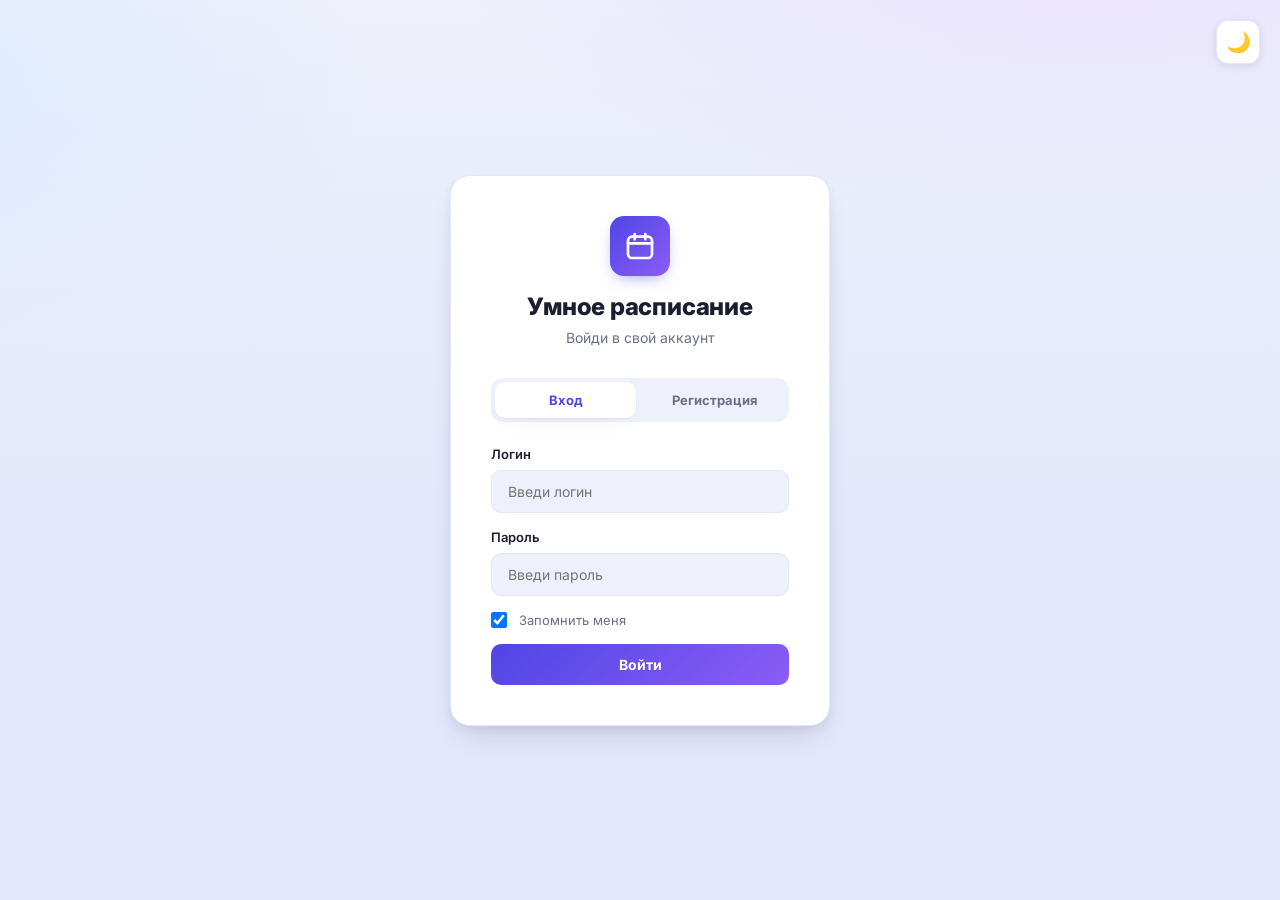
<file: index.html>
<!DOCTYPE html>
<html lang="ru">
<head>
  <meta charset="UTF-8">
  <meta name="viewport" content="width=device-width, initial-scale=1.0">
  <title>Перенаправление...</title>
  <script>
    // Проверяем если пользователь уже авторизован
    const user = sessionStorage.getItem('current-user') || localStorage.getItem('current-user');
    if (user) {
      const userData = JSON.parse(user);
      if (userData.isAdmin) {
        window.location.href = 'admin.html';
      } else {
        window.location.href = 'app.html';
      }
    } else {
      window.location.href = 'login.html';
    }
  </script>
</head>
<body>
  <p>Загружаем приложение...</p>
</body>
</html>
</file>
<file: style.css>
:root{
  --bg-1:#EEF0FB;
  --bg-2:#E3E7FB;
  --surface:#FFFFFF;
  --border:#E4E7F5;
  --ink:#1B1E2E;
  --ink-soft:#6B7086;
  --ink-faint:#9CA0B4;
  --primary:#4F46E5;
  --primary-light:#EEF0FF;
  --primary-dark:#3730A3;
  --accent:#F9734F;
  --accent-light:#FFEEE8;
  --success:#1FAE6B;
  --success-light:#E7F9EF;
  --warning:#E8A317;
  --warning-light:#FFF6E0;
  --danger:#E23D48;
  --danger-light:#FDE8E9;
  --dark-1:#15172B;
  --dark-2:#2C2F63;
  --radius-lg:20px;
  --radius-md:14px;
  --radius-sm:10px;
  --shadow-soft:0 1px 2px rgba(20,22,50,0.04), 0 8px 24px -12px rgba(20,22,50,0.12);
  --shadow-hover:0 4px 10px rgba(20,22,50,0.06), 0 16px 32px -14px rgba(20,22,50,0.18);
}

[data-theme="dark"]{
  --bg-1:#0F1419;
  --bg-2:#1A1F2E;
  --surface:#1E2330;
  --border:#2C3142;
  --ink:#F5F7FA;
  --ink-soft:#A8B0C0;
  --ink-faint:#7A8296;
  --primary:#6B5FFF;
  --primary-light:#2A2550;
  --primary-dark:#8B7FFF;
  --accent:#FF8A65;
  --accent-light:#4A2A20;
  --success:#2FD68B;
  --success-light:#1F4A35;
  --warning:#F0B944;
  --warning-light:#3D3115;
  --danger:#FF6B76;
  --danger-light:#3D1F22;
  --dark-1:#05060F;
  --dark-2:#0F1419;
  --shadow-soft:0 1px 2px rgba(0,0,0,0.3), 0 8px 24px -12px rgba(0,0,0,0.5);
  --shadow-hover:0 4px 10px rgba(0,0,0,0.4), 0 16px 32px -14px rgba(0,0,0,0.6);
}

*{box-sizing:border-box;}

body{
  margin:0;
  min-height:100vh;
  background:
    radial-gradient(1100px 500px at 85% -10%, #E9E1FF 0%, transparent 60%),
    radial-gradient(900px 500px at -10% 10%, #DCEBFF 0%, transparent 55%),
    linear-gradient(180deg, var(--bg-1), var(--bg-2) 60%);
  background-attachment:fixed;
  color:var(--ink);
  font-family:'Inter',sans-serif;
  -webkit-font-smoothing:antialiased;
  transition:background 0.3s ease, color 0.3s ease;
}

[data-theme="dark"] body{
  background:
    radial-gradient(1100px 500px at 85% -10%, #2A2555 0%, transparent 60%),
    radial-gradient(900px 500px at -10% 10%, #1C2A5C 0%, transparent 55%),
    linear-gradient(180deg, var(--bg-1), var(--bg-2) 60%);
}

h1,h2,h3,.num{font-family:'Manrope',sans-serif;}

.wrap{
  max-width:980px;
  margin:0 auto;
  padding:32px 20px 90px;
}

/* animations */
@keyframes fadeInUp{
  from{ opacity:0; transform:translateY(10px); }
  to{ opacity:1; transform:translateY(0); }
}
@keyframes popIn{
  0%{ transform:scale(0.85); opacity:0; }
  100%{ transform:scale(1); opacity:1; }
}
@keyframes pulseDot{
  0%,100%{ box-shadow:0 0 0 0 rgba(31,174,107,0.5); }
  50%{ box-shadow:0 0 0 6px rgba(31,174,107,0); }
}
.card, .hw-card, .status-bar{ animation:fadeInUp 0.35s ease both; }
.hw-card{ animation-name: popIn, fadeInUp; }
.day-tab, .reset-btn, .add-lesson-btn, .add-hw-card button, .theme-btn, .admin-btn, .sidebar-action-btn, .notif-btn{
  transition:all .15s ease;
}

/* loading */
.loading{
  min-height:60vh;
  display:flex;
  flex-direction:column;
  align-items:center;
  justify-content:center;
  gap:14px;
  color:var(--ink-soft);
  font-size:14px;
}
.spinner{
  width:28px;height:28px;
  border-radius:50%;
  border:3px solid var(--border);
  border-top-color:var(--primary);
  animation:spin 0.8s linear infinite;
}
@keyframes spin{ to{ transform:rotate(360deg); } }

/* header */
header{
  display:flex;
  align-items:center;
  justify-content:space-between;
  gap:14px;
  margin-bottom:20px;
  flex-wrap:wrap;
}
.brand{ display:flex; align-items:center; gap:12px; }
.brand .mark{
  width:42px;height:42px;
  border-radius:12px;
  background:linear-gradient(135deg, var(--primary), #8B5CF6);
  display:flex;align-items:center;justify-content:center;
  box-shadow:0 6px 16px -6px rgba(79,70,229,0.55);
  flex-shrink:0;
}
.brand .mark svg{width:22px;height:22px;}
.brand h1{ font-size:21px; font-weight:800; margin:0; letter-spacing:-0.01em; }
.brand p{ margin:1px 0 0; color:var(--ink-soft); font-size:13px; }

.header-actions{ display:flex; align-items:center; gap:10px; flex-wrap:wrap; }

.admin-chip{
  display:flex; align-items:center; gap:6px;
  background:var(--accent-light); color:var(--accent);
  font-size:12px; font-weight:700;
  padding:6px 12px; border-radius:100px;
}
.admin-chip button{
  background:none;border:none;color:inherit;cursor:pointer;
  font-size:12px;font-weight:700;text-decoration:underline;padding:0;
  font-family:'Inter',sans-serif;
}
.login-btn{
  background:var(--surface);
  border:1px solid var(--border);
  color:var(--ink-soft);
  font-size:13px; font-weight:600;
  padding:9px 14px; border-radius:100px; cursor:pointer;
  display:flex; align-items:center; gap:6px;
  font-family:'Inter',sans-serif;
}
.login-btn:hover{ border-color:var(--primary); color:var(--primary); }
.login-btn svg{width:14px;height:14px;}

.reset-btn{
  background:var(--surface); border:1px solid var(--border); color:var(--ink-soft);
  font-family:'Inter',sans-serif; font-size:13px; font-weight:500;
  padding:9px 16px; border-radius:100px; cursor:pointer;
  display:flex;align-items:center;gap:6px;
}
.reset-btn:hover{border-color:var(--accent);color:var(--accent);box-shadow:var(--shadow-soft);}

.profile-btn{
  width:42px;height:42px; border-radius:100%;
  background:linear-gradient(135deg, var(--primary), #8B5CF6);
  border:none; color:white; cursor:pointer;
  display:flex;align-items:center;justify-content:center;
  box-shadow:0 2px 8px rgba(79,70,229,0.3);
}
.profile-btn:hover{ transform:scale(1.05); }
.profile-btn svg{width:20px;height:20px;}

/* live status bar */
.status-bar{
  display:flex; align-items:center; gap:16px;
  background:var(--surface); border:1px solid var(--border);
  border-radius:var(--radius-lg); padding:16px 22px;
  box-shadow:var(--shadow-soft); margin-bottom:16px;
}
.status-dot{
  width:12px;height:12px;border-radius:50%;flex-shrink:0;
  background:var(--ink-faint);
}
.status-dot.live{ background:var(--success); animation:pulseDot 1.6s infinite; }
.status-dot.break{ background:var(--warning); }
.status-info{ flex:1; min-width:0; }
.status-label{ font-size:12px; color:var(--ink-soft); font-weight:600; margin-bottom:2px; }
.status-main{ font-size:16px; font-weight:700; }
.status-time{
  font-family:'Manrope',sans-serif; font-weight:800; font-size:22px;
  font-variant-numeric:tabular-nums; color:var(--primary); flex-shrink:0;
}
.status-progress{
  width:100%; height:5px; background:var(--border); border-radius:10px;
  margin-top:8px; overflow:hidden;
}
.status-progress-fill{
  height:100%; background:linear-gradient(90deg, var(--primary), #8B5CF6);
  border-radius:10px; transition:width 1s linear;
}

/* hero */
.hero{ display:grid; grid-template-columns:1.5fr 1fr; gap:16px; margin-bottom:28px; }
@media(max-width:680px){ .hero{grid-template-columns:1fr;} }

.card{
  background:var(--surface); border-radius:var(--radius-lg); padding:24px;
  box-shadow:var(--shadow-soft); border:1px solid var(--border);
}

.tomorrow-card .eyebrow{ font-size:12px; font-weight:700; color:var(--primary); margin:0 0 4px; }
.tomorrow-card .day-title{ font-size:23px; font-weight:800; margin:0 0 16px; letter-spacing:-0.01em; }
.lesson-row{ display:flex; align-items:center; gap:14px; padding:11px 0; border-bottom:1px solid var(--border); }
.lesson-row:last-child{border-bottom:none;padding-bottom:0;}
.lesson-row:first-child{padding-top:0;}
.lesson-row .n{
  width:26px; height:26px; border-radius:8px; background:var(--primary-light); color:var(--primary);
  font-size:12px; font-weight:700; display:flex;align-items:center;justify-content:center; flex-shrink:0;
}
.lesson-row .time{ font-weight:600; color:var(--ink-soft); font-size:13px; width:54px; flex-shrink:0; font-variant-numeric:tabular-nums; }
.lesson-row .subject{ font-size:15px; font-weight:600; flex:1; }
.lesson-row.substituted .subject .old{ text-decoration:line-through; color:var(--ink-faint); font-weight:500; margin-right:6px; }
.sub-badge{
  display:inline-block; font-size:10px; font-weight:800; letter-spacing:0.03em;
  background:var(--danger-light); color:var(--danger); padding:2px 8px; border-radius:100px; margin-left:6px;
}
.empty-note{ color:var(--ink-faint); font-size:14px; padding:6px 0 2px; }
.locked-note{
  display:flex; align-items:center; gap:6px;
  color:var(--ink-faint); font-size:12px; margin-top:10px;
}
.locked-note svg{width:13px;height:13px;}

.weekend-card{
  background:linear-gradient(160deg, var(--dark-1), var(--dark-2)); color:#fff;
  display:flex; flex-direction:column; justify-content:center; position:relative; overflow:hidden; border:none;
}
.weekend-card::before{
  content:''; position:absolute; width:220px;height:220px;
  background:radial-gradient(circle, rgba(139,92,246,0.5), transparent 70%);
  top:-70px;right:-70px; pointer-events:none;
}
.weekend-card .eyebrow{ font-size:12px; font-weight:700; color:#B7BBE8; margin:0 0 6px; position:relative; }
.weekend-card .num{ font-size:50px; font-weight:800; line-height:1; letter-spacing:-0.02em; position:relative; }
.weekend-card .num .unit{ font-size:18px; font-weight:600; color:#C9CCF2; margin:0 10px 0 3px; }
.weekend-card .sub{ font-size:13px; color:#B7BBE8; margin-top:10px; position:relative; }

/* sections */
section{margin-bottom:34px;}
.section-head{ display:flex; align-items:baseline; justify-content:space-between; margin-bottom:16px; gap:10px; flex-wrap:wrap; }
.section-head h2{ font-size:18px; font-weight:800; margin:0; letter-spacing:-0.01em; }
.progress-pill{ font-size:12px; font-weight:600; background:var(--primary-light); color:var(--primary-dark); padding:4px 12px; border-radius:100px; }

/* homework */
.hw-grid{ display:grid; grid-template-columns:repeat(auto-fill, minmax(200px,1fr)); gap:12px; }
.hw-card{
  background:var(--surface); border:1px solid var(--border); border-radius:var(--radius-md);
  padding:16px 16px 14px; position:relative; box-shadow:var(--shadow-soft);
  border-left:4px solid var(--accent); transition:transform .15s ease, box-shadow .15s ease;
}
.hw-card:hover{transform:translateY(-2px);box-shadow:var(--shadow-hover);}
.hw-card.done{border-left-color:var(--success); opacity:0.65;}
.hw-card.priority-high{ border-left-color:var(--danger); }
.hw-card.priority-medium{ border-left-color:var(--warning); }
.hw-card.priority-low{ border-left-color:var(--success); }
.hw-card.done.priority-high, .hw-card.done.priority-medium, .hw-card.done.priority-low{ border-left-color:var(--success); }
.hw-card .top-row{ display:flex; align-items:flex-start; justify-content:space-between; gap:8px; }
.hw-card .subj{ font-weight:700; font-size:12px; color:var(--ink-soft); }
.prio-tag{ font-size:10px; font-weight:800; padding:2px 8px; border-radius:100px; letter-spacing:0.02em; }
.prio-tag.high{ background:var(--danger-light); color:var(--danger); }
.prio-tag.medium{ background:var(--warning-light); color:var(--warning); }
.prio-tag.low{ background:var(--success-light); color:var(--success); }
.check-circle{
  width:20px;height:20px; border-radius:50%; border:2px solid var(--border); flex-shrink:0; cursor:pointer;
  display:flex;align-items:center;justify-content:center; background:var(--surface); transition:all .15s ease;
}
.check-circle.checked{background:var(--success);border-color:var(--success);}
.check-circle svg{width:12px;height:12px;opacity:0;transition:opacity .1s;}
.check-circle.checked svg{opacity:1;}
.hw-card .txt{ font-weight:600; font-size:14px; line-height:1.4; margin:8px 0 0; }
.hw-card.done .txt{text-decoration:line-through;color:var(--ink-faint);}
.hw-card .due{font-size:12px;color:var(--ink-faint);margin-top:10px;}
.hw-card .del{
  position:absolute;bottom:10px;right:12px; width:22px;height:22px; border:none;background:none;cursor:pointer;
  color:var(--ink-faint); display:flex;align-items:center;justify-content:center; border-radius:6px; opacity:0;
  transition:opacity .15s ease, background .15s ease, color .15s ease;
}
.hw-card:hover .del{opacity:1;}
.hw-card .del:hover{background:var(--accent-light);color:var(--accent);}
.hw-card .del svg{width:14px;height:14px;}

.add-hw-card{
  border:1.5px dashed var(--border); border-radius:var(--radius-md); padding:14px;
  display:flex; flex-direction:column; gap:8px; background:rgba(255,255,255,0.4);
}
[data-theme="dark"] .add-hw-card{ background:rgba(255,255,255,0.03); }
.add-hw-card input, .add-hw-card select{
  font-family:'Inter',sans-serif; font-size:13px; border:1px solid var(--border); border-radius:8px;
  padding:8px 10px; width:100%; background:var(--surface); color:var(--ink);
}
.add-hw-card input:focus, .add-hw-card select:focus{outline:2px solid var(--primary-light);border-color:var(--primary);}
.add-hw-card button{
  margin-top:2px; background:var(--primary); color:#fff; border:none; border-radius:8px; padding:9px;
  font-size:13px; font-weight:700; cursor:pointer; font-family:'Inter',sans-serif;
}
.add-hw-card button:hover{background:var(--primary-dark);}
.empty-hw{color:var(--ink-faint);font-size:14px;}

/* editor */
.day-tabs{ display:flex; gap:6px; margin-bottom:14px; flex-wrap:wrap; }
.day-tab{
  padding:8px 16px; border-radius:100px; background:var(--surface); border:1px solid var(--border);
  color:var(--ink-soft); font-size:13px; font-weight:700; cursor:pointer; font-family:'Inter',sans-serif;
}
.day-tab:hover{border-color:var(--primary);color:var(--primary);}
.day-tab.active{
  background:linear-gradient(135deg, var(--primary), #8B5CF6); color:#fff; border-color:transparent;
  box-shadow:0 6px 14px -6px rgba(79,70,229,0.5);
}

.edit-row{ display:flex; gap:10px; align-items:center; padding:9px 4px; border-bottom:1px solid var(--border); }
.edit-row:last-of-type{border-bottom:none;}
.edit-row select, .edit-row input{
  font-family:'Inter',sans-serif; font-size:14px; border:none; background:transparent; padding:6px 4px; border-radius:6px; color:var(--ink);
}
.edit-row select:focus, .edit-row input:focus{outline:none;background:var(--primary-light);}
.edit-row select.period{ width:92px; font-weight:700; color:var(--primary-dark); }
.edit-row input.subject{flex:1;font-weight:500;}
.edit-row .del{
  background:none;border:none;color:var(--ink-faint); cursor:pointer;display:flex;align-items:center;justify-content:center;
  width:26px;height:26px;border-radius:6px;
}
.edit-row .del:hover{background:var(--accent-light);color:var(--accent);}
.edit-row .del svg{width:14px;height:14px;}

.add-lesson-btn{
  margin-top:10px; background:none; border:1.5px dashed var(--border); color:var(--primary); font-weight:700;
  font-size:13px; padding:8px 16px; border-radius:100px; cursor:pointer; font-family:'Inter',sans-serif;
  display:inline-flex; align-items:center; gap:6px;
}
.add-lesson-btn:hover{border-color:var(--primary);background:var(--primary-light);}

/* bells editor */
.bell-row{ display:flex; align-items:center; gap:10px; padding:8px 4px; border-bottom:1px solid var(--border); }
.bell-row:last-of-type{ border-bottom:none; }
.bell-row .bp{ width:60px; font-weight:700; color:var(--ink-soft); font-size:13px; }
.bell-row input[type=time]{
  font-family:'Inter',sans-serif; font-size:13px; border:1px solid var(--border); border-radius:6px;
  padding:5px 6px; background:var(--surface); color:var(--ink);
}

/* substitutions */
.sub-list{ display:flex; flex-direction:column; gap:8px; margin-bottom:14px; }
.sub-item{
  display:flex; align-items:center; justify-content:space-between; gap:10px;
  background:var(--danger-light); border-radius:var(--radius-sm); padding:10px 14px; font-size:13px;
}
.sub-item .txt{ color:var(--ink); }
.sub-item .txt b{ color:var(--danger); }
.sub-item button{
  background:none;border:none;color:var(--danger);cursor:pointer;font-size:12px;font-weight:700;
  text-decoration:underline; font-family:'Inter',sans-serif;
}
.sub-form{ display:grid; grid-template-columns:repeat(auto-fit,minmax(120px,1fr)); gap:8px; margin-top:10px; }
.sub-form input, .sub-form select{
  font-family:'Inter',sans-serif; font-size:13px; border:1px solid var(--border); border-radius:8px;
  padding:8px 10px; background:var(--surface); color:var(--ink);
}
.sub-form button{
  grid-column:1/-1; background:var(--primary); color:#fff; border:none; border-radius:8px; padding:9px;
  font-weight:700; font-size:13px; cursor:pointer; font-family:'Inter',sans-serif;
}

/* Sidebar */
.sidebar{
  position:fixed; right:0; top:0; width:340px; height:100vh; background:var(--surface);
  border-left:1px solid var(--border); box-shadow:-8px 0 32px rgba(0,0,0,0.1);
  transform:translateX(100%); transition:transform 0.3s cubic-bezier(0.4, 0, 0.2, 1);
  z-index:1000; display:flex; flex-direction:column; overflow-y:auto;
}
.sidebar.open{ transform:translateX(0); }
.sidebar-header{ display:flex; align-items:center; justify-content:space-between; padding:20px; border-bottom:1px solid var(--border); flex-shrink:0; }
.sidebar-header h3{ margin:0; font-size:18px; font-weight:700; }
.close-btn{
  background:none;border:none;color:var(--ink-soft);width:32px;height:32px;cursor:pointer;
  display:flex;align-items:center;justify-content:center;border-radius:8px;
}
.close-btn:hover{background:var(--primary-light);color:var(--primary);}
.close-btn svg{width:20px;height:20px;}
.sidebar-section{ padding:16px 20px; border-bottom:1px solid var(--border); }
.setting-label{
  display:block; font-size:12px; font-weight:700; text-transform:uppercase; letter-spacing:0.05em;
  color:var(--ink-faint); margin-bottom:12px;
}
.theme-toggle{ display:grid; grid-template-columns:1fr 1fr; gap:8px; }
.theme-btn{
  padding:10px; border:1.5px solid var(--border); background:var(--surface); border-radius:var(--radius-md);
  color:var(--ink-soft); cursor:pointer; display:flex; align-items:center; justify-content:center; font-weight:600;
}
.theme-btn:hover{border-color:var(--primary);color:var(--primary);}
.theme-btn.active{
  background:linear-gradient(135deg, var(--primary), #8B5CF6); border-color:transparent; color:white;
  box-shadow:0 4px 12px rgba(79,70,229,0.3);
}
.theme-btn svg{width:18px;height:18px;}

.notif-btn{
  width:100%; padding:10px; border:1.5px solid var(--border); background:var(--surface); border-radius:var(--radius-md);
  color:var(--ink); font-size:13px; font-weight:600; cursor:pointer; font-family:'Inter', sans-serif;
  display:flex; align-items:center; justify-content:center; gap:8px;
}
.notif-btn.on{ border-color:var(--success); color:var(--success); background:var(--success-light); }
.notif-btn svg{width:15px;height:15px;}

.stats-grid{ display:grid; grid-template-columns:repeat(3, 1fr); gap:8px; }
.stat{ text-align:center; padding:12px 8px; border-radius:var(--radius-md); background:var(--primary-light); border:1px solid var(--primary); }
.stat-num{ font-weight:800; font-size:18px; color:var(--primary-dark); margin-bottom:4px; }
.stat-label{ font-size:11px; color:var(--ink-faint); text-transform:uppercase; letter-spacing:0.02em; font-weight:600; }

.sidebar-action-btn{
  width:100%; padding:10px; margin-bottom:8px; border:1.5px solid var(--border); background:var(--surface);
  border-radius:var(--radius-md); color:var(--ink); font-size:13px; font-weight:600; cursor:pointer; font-family:'Inter', sans-serif;
}
.sidebar-action-btn:hover{ border-color:var(--primary); background:var(--primary-light); color:var(--primary-dark); }

.sidebar-footer{ padding:16px 20px; border-top:1px solid var(--border); margin-top:auto; flex-shrink:0; }
.admin-btn{
  width:100%; padding:12px; background:linear-gradient(135deg, var(--accent), #FF6B35); color:white; border:none;
  border-radius:var(--radius-md); font-size:13px; font-weight:700; cursor:pointer; font-family:'Inter', sans-serif;
  display:flex; align-items:center; justify-content:center; gap:8px; transition:all 0.15s ease;
}
.admin-btn:hover{ transform:translateY(-2px); box-shadow:0 8px 16px rgba(249, 115, 79, 0.3); }
.admin-btn svg{width:16px;height:16px;}
.admin-btn:visited { color:white; }

.logs-list{ display:flex; flex-direction:column; gap:6px; max-height:220px; overflow-y:auto; }
.log-item{ font-size:12px; color:var(--ink-soft); padding:8px 10px; background:var(--bg-1); border-radius:8px; }
.log-item .t{ color:var(--ink-faint); font-size:10px; display:block; margin-top:2px; }

.sidebar-overlay{
  position:fixed; left:0; top:0; width:100%; height:100%; background:rgba(0,0,0,0); opacity:0;
  pointer-events:none; transition:opacity 0.3s ease; z-index:999;
}
.sidebar-overlay.active{ background:rgba(0,0,0,0.5); opacity:1; pointer-events:auto; }

/* modal (MES import) */
.modal-overlay{
  position:fixed; inset:0; background:rgba(15,17,30,0.55); display:flex; align-items:center; justify-content:center;
  z-index:2000; padding:20px; animation:fadeInUp 0.15s ease both;
}
.modal{
  background:var(--surface); border-radius:var(--radius-lg); padding:24px; max-width:480px; width:100%;
  box-shadow:var(--shadow-hover); max-height:85vh; overflow-y:auto;
}
.modal h3{ margin:0 0 10px; font-size:18px; font-weight:800; }
.modal p{ font-size:13px; color:var(--ink-soft); line-height:1.5; margin:0 0 10px; }
.modal select{
  width:100%; font-family:'Inter',sans-serif; font-size:13px; border:1px solid var(--border);
  border-radius:8px; padding:9px 10px; margin-bottom:10px; background:var(--bg-1); color:var(--ink);
}
.modal textarea{
  width:100%; min-height:110px; font-family:'Inter',sans-serif; font-size:13px; border:1px solid var(--border);
  border-radius:8px; padding:10px; resize:vertical; background:var(--bg-1); color:var(--ink);
}
#mes-preview{ margin-top:12px; max-height:180px; overflow-y:auto; }
#mes-preview .sub-item{ background:var(--success-light); }
#mes-preview .sub-item .txt{ color:var(--ink); }
.modal-actions{ display:flex; gap:10px; margin-top:14px; justify-content:flex-end; }
.modal-actions button{
  border:none; border-radius:8px; padding:9px 16px; font-size:13px; font-weight:700; cursor:pointer; font-family:'Inter',sans-serif;
}
.modal-actions .primary{ background:var(--primary); color:#fff; }
.modal-actions .ghost{ background:var(--bg-1); color:var(--ink-soft); }

@media(max-width:480px){
  .sidebar{ width:100%; }
  .weekend-card .num{font-size:40px;}
  .hw-grid{grid-template-columns:repeat(auto-fill, minmax(150px,1fr));}
  .status-bar{ flex-wrap:wrap; }
}
</file>
